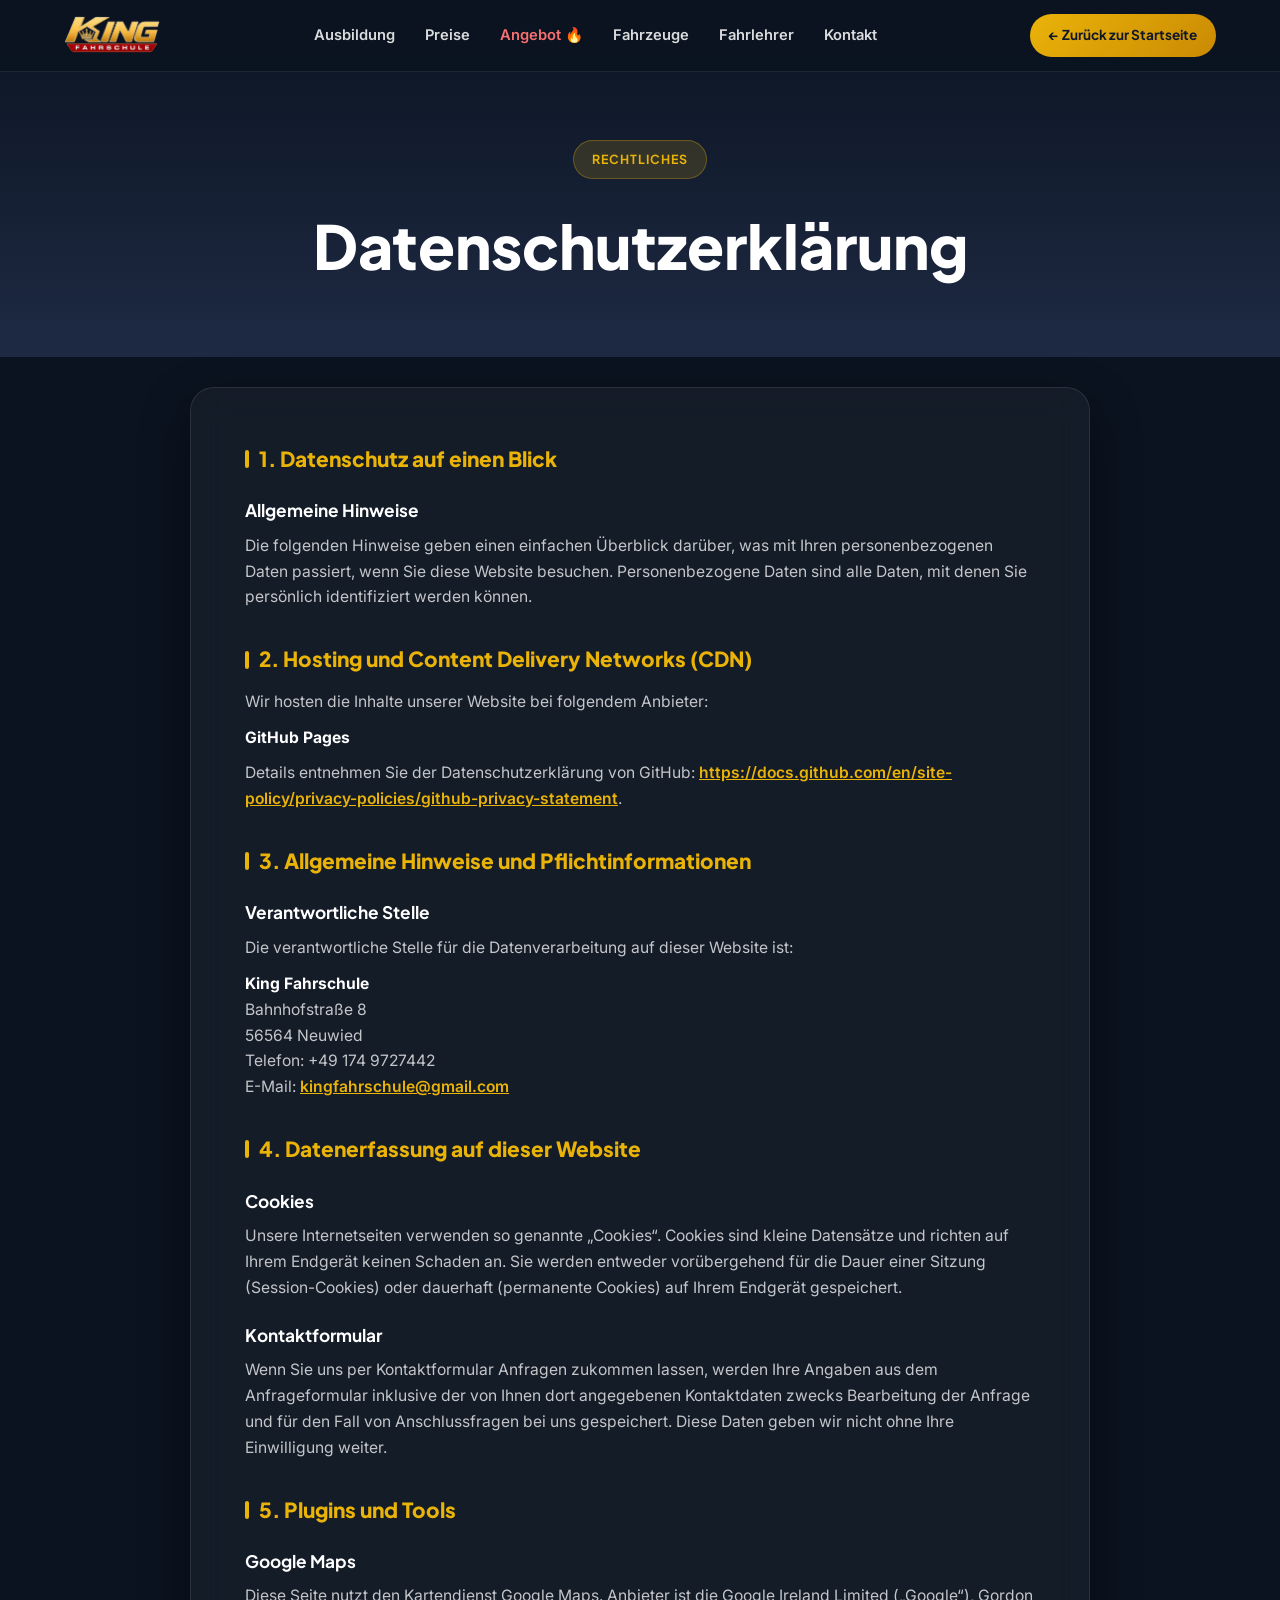
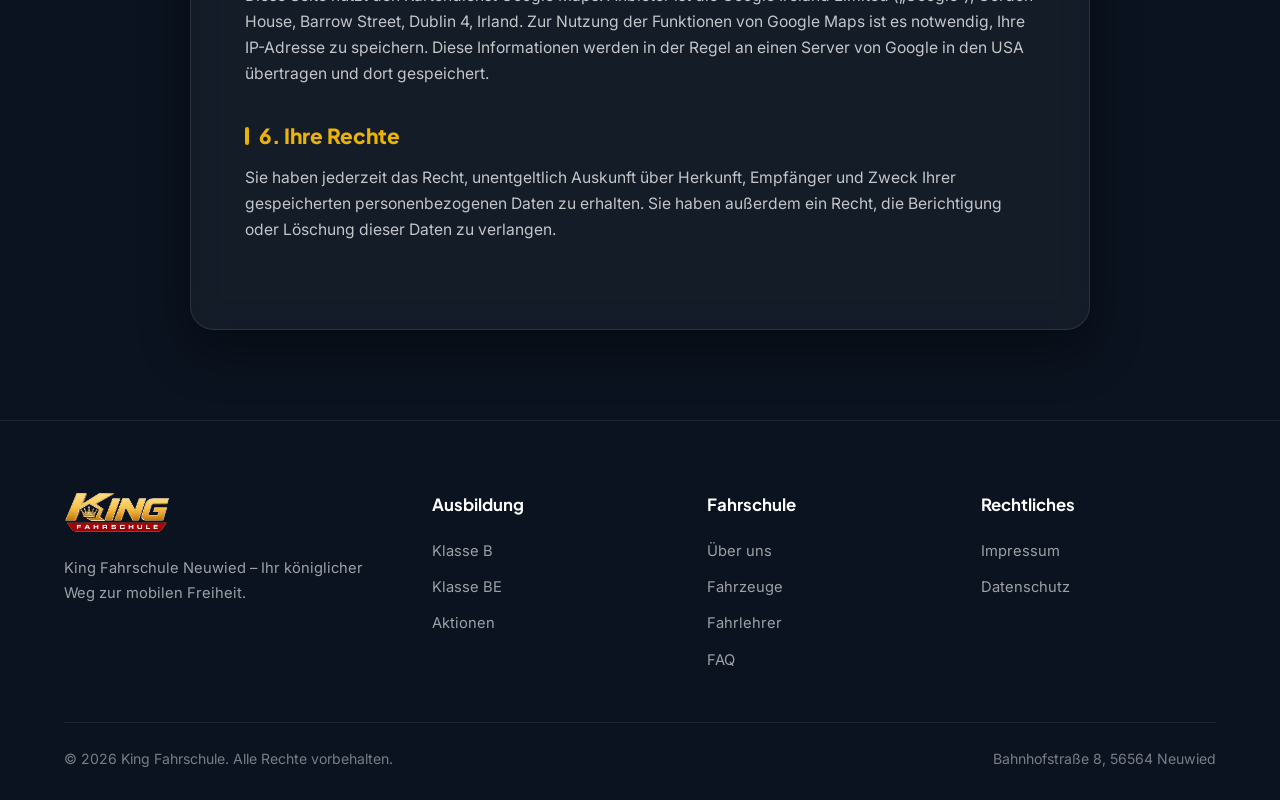
<file: datenschutz.html>
<!DOCTYPE html>
<html lang="de">

<head>
    <meta charset="UTF-8">
    <meta name="viewport" content="width=device-width, initial-scale=1.0">
    <title>Datenschutzerklärung – King Fahrschule Neuwied</title>
    <meta name="description" content="Datenschutzerklärung der King Fahrschule in Neuwied. Informationen zur Verarbeitung Ihrer personenbezogenen Daten.">
    <meta name="robots" content="index,follow">
    <link rel="icon" type="image/png" href="./src/images/logo_cercle.jpeg" sizes="32x32">
    <meta name="theme-color" content="#0B1320">

    <!-- Google Fonts -->
    <link rel="preconnect" href="https://fonts.googleapis.com">
    <link rel="preconnect" href="https://fonts.gstatic.com" crossorigin>
    <link href="https://fonts.googleapis.com/css2?family=Inter:wght@400;500;600;700&family=Plus+Jakarta+Sans:wght@400;500;600;700;800&display=swap" rel="stylesheet">

    <style>
        *,
        *::before,
        *::after {
            box-sizing: border-box;
            margin: 0;
            padding: 0
        }

        html {
            scroll-behavior: smooth;
            -webkit-text-size-adjust: 100%
        }

        body {
            font-family: 'Inter', sans-serif;
            background: #0B1320;
            color: #FFFFFF;
            line-height: 1.65;
            overflow-x: hidden;
            -webkit-font-smoothing: antialiased;
            min-height: 100vh;
            display: flex;
            flex-direction: column;
        }

        a {
            text-decoration: none;
            color: inherit
        }

        ul {
            list-style: none
        }

        :root {
            --bg: #0B1320;
            --surface-dark: #1E2A44;
            --ink: #FFFFFF;
            --ink-muted: rgba(255, 255, 255, 0.75);
            --line: rgba(255, 255, 255, 0.12);
            --gold: #EAB308;
            --gold-2: #CA8A04;
            --gold-soft: rgba(234, 179, 8, 0.15);
            --r-xl: 24px;
        }

        .container {
            max-width: 1200px;
            margin: 0 auto;
            padding: 0 24px
        }

        /* HEADER / NAV */
        #nav {
            position: fixed;
            top: 0;
            left: 0;
            right: 0;
            z-index: 1000;
            padding: 14px 0;
            background: rgba(11, 19, 32, .95);
            backdrop-filter: blur(18px);
            -webkit-backdrop-filter: blur(18px);
            border-bottom: 1px solid rgba(255, 255, 255, .08);
        }

        .nav-inner {
            display: flex;
            align-items: center;
            justify-content: space-between;
            gap: 20px
        }

        .logo {
            display: flex;
            align-items: center;
            gap: 12px;
        }

        .logo img {
            height: 40px;
            width: auto;
            border-radius: 6px;
        }

        .nav-links {
            display: flex;
            align-items: center;
            gap: 30px
        }

        .nav-links a {
            font-size: .92rem;
            font-weight: 600;
            color: rgba(255, 255, 255, .85);
            transition: color .2s;
        }

        .nav-links a:hover {
            color: var(--gold)
        }

        .nav-right {
            display: flex;
            align-items: center;
            gap: 16px
        }

        .btn-primary {
            display: inline-flex;
            align-items: center;
            justify-content: center;
            gap: .6em;
            padding: .75em 1.4em;
            border-radius: 999px;
            font-family: 'Plus Jakarta Sans', sans-serif;
            font-weight: 700;
            font-size: .85rem;
            background: linear-gradient(135deg, #EAB308, #CA8A04);
            color: #0F172A;
            transition: all .3s ease;
        }

        .btn-primary:hover {
            transform: translateY(-2px);
            box-shadow: 0 10px 24px rgba(202, 138, 4, .4)
        }

        /* HERO HEADER */
        .page-hero {
            background: linear-gradient(180deg, #0B1320 0%, #1E2A44 100%);
            color: #fff;
            padding-top: 140px;
            padding-bottom: 50px;
            text-align: center;
        }

        .badge {
            display: inline-flex;
            align-items: center;
            gap: 8px;
            padding: 8px 18px;
            border-radius: 999px;
            font-size: .78rem;
            font-weight: 700;
            letter-spacing: .08em;
            text-transform: uppercase;
            font-family: 'Plus Jakarta Sans', sans-serif;
            background: var(--gold-soft);
            color: var(--gold);
            border: 1px solid rgba(234, 179, 8, 0.3);
            margin-bottom: 16px;
        }

        .page-hero h1 {
            font-family: 'Plus Jakarta Sans', sans-serif;
            font-size: clamp(2.4rem, 5vw, 3.8rem);
            font-weight: 800;
            color: #fff;
            margin-bottom: 12px;
        }

        /* MAIN CONTENT */
        main {
            flex: 1;
            padding: 30px 0 90px;
            background: #0B1320;
        }

        .legal-card {
            max-width: 900px;
            margin: 0 auto;
            background: rgba(255, 255, 255, 0.04);
            backdrop-filter: blur(16px);
            -webkit-backdrop-filter: blur(16px);
            border-radius: var(--r-xl);
            padding: clamp(30px, 5vw, 54px);
            box-shadow: 0 20px 50px rgba(0, 0, 0, 0.4);
            border: 1px solid rgba(255, 255, 255, 0.1);
        }

        .legal-section {
            margin-bottom: 32px;
        }

        .legal-section h2 {
            font-family: 'Plus Jakarta Sans', sans-serif;
            font-size: 1.3rem;
            font-weight: 800;
            color: var(--gold);
            margin-bottom: 12px;
            display: flex;
            align-items: center;
            gap: 10px;
        }

        .legal-section h2::before {
            content: '';
            width: 4px;
            height: 18px;
            background: var(--gold);
            border-radius: 2px;
        }

        .legal-section h3 {
            font-family: 'Plus Jakarta Sans', sans-serif;
            font-size: 1.08rem;
            font-weight: 700;
            color: #FFFFFF;
            margin-top: 20px;
            margin-bottom: 8px;
        }

        .legal-section p {
            color: var(--ink-muted);
            font-size: 0.98rem;
            line-height: 1.65;
            margin-bottom: 10px;
        }

        .legal-section a {
            color: var(--gold);
            font-weight: 600;
            text-decoration: underline;
        }

        .legal-section a:hover {
            color: #fff;
        }

        hr {
            border: 0;
            height: 1px;
            background: rgba(255, 255, 255, 0.12);
            margin: 36px 0;
        }

        /* FOOTER */
        footer {
            background: #0B1320;
            color: rgba(255, 255, 255, .65);
            padding: 70px 0 30px;
            border-top: 1px solid rgba(255, 255, 255, .08);
        }

        .foot-grid {
            display: grid;
            grid-template-columns: 1.4fr repeat(3, 1fr);
            gap: 40px;
            margin-bottom: 50px
        }

        .foot-brand img {
            height: 44px;
        }

        .foot-brand p {
            color: rgba(255, 255, 255, .6);
            font-size: .92rem;
            margin-top: 14px;
        }

        .foot-col h4 {
            color: #fff;
            margin-bottom: 18px;
            font-size: 1.05rem;
            font-family: 'Plus Jakarta Sans', sans-serif;
            font-weight: 700;
        }

        .foot-col ul {
            display: flex;
            flex-direction: column;
            gap: 10px;
        }

        .foot-col a {
            font-size: .92rem;
            color: rgba(255, 255, 255, .6);
            transition: color .2s;
        }

        .foot-col a:hover {
            color: var(--gold);
        }

        .foot-bottom {
            border-top: 1px solid rgba(255, 255, 255, .08);
            padding-top: 24px;
            display: flex;
            justify-content: space-between;
            flex-wrap: wrap;
            gap: 12px;
            font-size: .88rem;
            color: rgba(255, 255, 255, .45);
        }

        @media (max-width: 980px) {
            .nav-links {
                display: none;
            }

            .foot-grid {
                grid-template-columns: 1fr 1fr;
                gap: 30px;
            }
        }

        @media (max-width: 640px) {
            .foot-grid {
                grid-template-columns: 1fr;
            }

            .foot-bottom {
                flex-direction: column;
                text-align: center;
            }
        }
    </style>
</head>

<body>
    <!-- HEADER -->
    <header id="nav">
        <div class="container nav-inner">
            <a href="index.html" class="logo">
                <img src="./src/images/logo.png" alt="King Fahrschule Logo">
            </a>
            <nav class="nav-links" aria-label="Navigation">
                <a href="index.html#ausbildung">Ausbildung</a>
                <a href="index.html#preise">Preise</a>
                <a href="index.html#angebot" style="color: #F87171;">Angebot 🔥</a>
                <a href="index.html#fahrzeuge">Fahrzeuge</a>
                <a href="index.html#team">Fahrlehrer</a>
                <a href="index.html#kontakt">Kontakt</a>
            </nav>
            <div class="nav-right">
                <a href="index.html" class="btn-primary">← Zurück zur Startseite</a>
            </div>
        </div>
    </header>

    <!-- PAGE HERO -->
    <section class="page-hero">
        <div class="container">
            <span class="badge">Rechtliches</span>
            <h1>Datenschutzerklärung</h1>
        </div>
    </section>

    <!-- CONTENT -->
    <main>
        <div class="container">
            <div class="legal-card">

                <div class="legal-section">
                    <h2>1. Datenschutz auf einen Blick</h2>
                    <h3>Allgemeine Hinweise</h3>
                    <p>Die folgenden Hinweise geben einen einfachen Überblick darüber, was mit Ihren personenbezogenen Daten passiert, wenn Sie diese Website besuchen. Personenbezogene Daten sind alle Daten, mit denen Sie persönlich identifiziert werden können.</p>
                </div>

                <div class="legal-section">
                    <h2>2. Hosting und Content Delivery Networks (CDN)</h2>
                    <p>Wir hosten die Inhalte unserer Website bei folgendem Anbieter:</p>
                    <p><strong style="color: #fff;">GitHub Pages</strong></p>
                    <p>Details entnehmen Sie der Datenschutzerklärung von GitHub: <a href="https://docs.github.com/en/site-policy/privacy-policies/github-privacy-statement" target="_blank" rel="noopener">https://docs.github.com/en/site-policy/privacy-policies/github-privacy-statement</a>.</p>
                </div>

                <div class="legal-section">
                    <h2>3. Allgemeine Hinweise und Pflichtinformationen</h2>
                    <h3>Verantwortliche Stelle</h3>
                    <p>Die verantwortliche Stelle für die Datenverarbeitung auf dieser Website ist:</p>
                    <p style="margin-top: 8px;"><strong style="color: #fff;">King Fahrschule</strong><br>
                    Bahnhofstraße 8<br>
                    56564 Neuwied<br>
                    Telefon: +49 174 9727442<br>
                    E-Mail: <a href="mailto:kingfahrschule@gmail.com">kingfahrschule@gmail.com</a></p>
                </div>

                <div class="legal-section">
                    <h2>4. Datenerfassung auf dieser Website</h2>
                    <h3>Cookies</h3>
                    <p>Unsere Internetseiten verwenden so genannte „Cookies“. Cookies sind kleine Datensätze und richten auf Ihrem Endgerät keinen Schaden an. Sie werden entweder vorübergehend für die Dauer einer Sitzung (Session-Cookies) oder dauerhaft (permanente Cookies) auf Ihrem Endgerät gespeichert.</p>

                    <h3>Kontaktformular</h3>
                    <p>Wenn Sie uns per Kontaktformular Anfragen zukommen lassen, werden Ihre Angaben aus dem Anfrageformular inklusive der von Ihnen dort angegebenen Kontaktdaten zwecks Bearbeitung der Anfrage und für den Fall von Anschlussfragen bei uns gespeichert. Diese Daten geben wir nicht ohne Ihre Einwilligung weiter.</p>
                </div>

                <div class="legal-section">
                    <h2>5. Plugins und Tools</h2>
                    <h3>Google Maps</h3>
                    <p>Diese Seite nutzt den Kartendienst Google Maps. Anbieter ist die Google Ireland Limited („Google“), Gordon House, Barrow Street, Dublin 4, Irland. Zur Nutzung der Funktionen von Google Maps ist es notwendig, Ihre IP-Adresse zu speichern. Diese Informationen werden in der Regel an einen Server von Google in den USA übertragen und dort gespeichert.</p>
                </div>

                <div class="legal-section">
                    <h2>6. Ihre Rechte</h2>
                    <p>Sie haben jederzeit das Recht, unentgeltlich Auskunft über Herkunft, Empfänger und Zweck Ihrer gespeicherten personenbezogenen Daten zu erhalten. Sie haben außerdem ein Recht, die Berichtigung oder Löschung dieser Daten zu verlangen.</p>
                </div>

            </div>
        </div>
    </main>

    <!-- FOOTER -->
    <footer>
        <div class="container">
            <div class="foot-grid">
                <div class="foot-brand">
                    <img src="./src/images/logo.png" alt="King Fahrschule Logo">
                    <p>King Fahrschule Neuwied – Ihr königlicher Weg zur mobilen Freiheit.</p>
                </div>
                <div class="foot-col">
                    <h4>Ausbildung</h4>
                    <ul>
                        <li><a href="index.html#preise">Klasse B</a></li>
                        <li><a href="index.html#preise">Klasse BE</a></li>
                        <li><a href="index.html#angebot">Aktionen</a></li>
                    </ul>
                </div>
                <div class="foot-col">
                    <h4>Fahrschule</h4>
                    <ul>
                        <li><a href="index.html#ueber">Über uns</a></li>
                        <li><a href="index.html#fahrzeuge">Fahrzeuge</a></li>
                        <li><a href="index.html#team">Fahrlehrer</a></li>
                        <li><a href="index.html#faq">FAQ</a></li>
                    </ul>
                </div>
                <div class="foot-col">
                    <h4>Rechtliches</h4>
                    <ul>
                        <li><a href="impressum.html">Impressum</a></li>
                        <li><a href="datenschutz.html">Datenschutz</a></li>
                    </ul>
                </div>
            </div>
            <div class="foot-bottom">
                <div>© 2026 King Fahrschule. Alle Rechte vorbehalten.</div>
                <div>Bahnhofstraße 8, 56564 Neuwied</div>
            </div>
        </div>
    </footer>
</body>

</html>
</file>
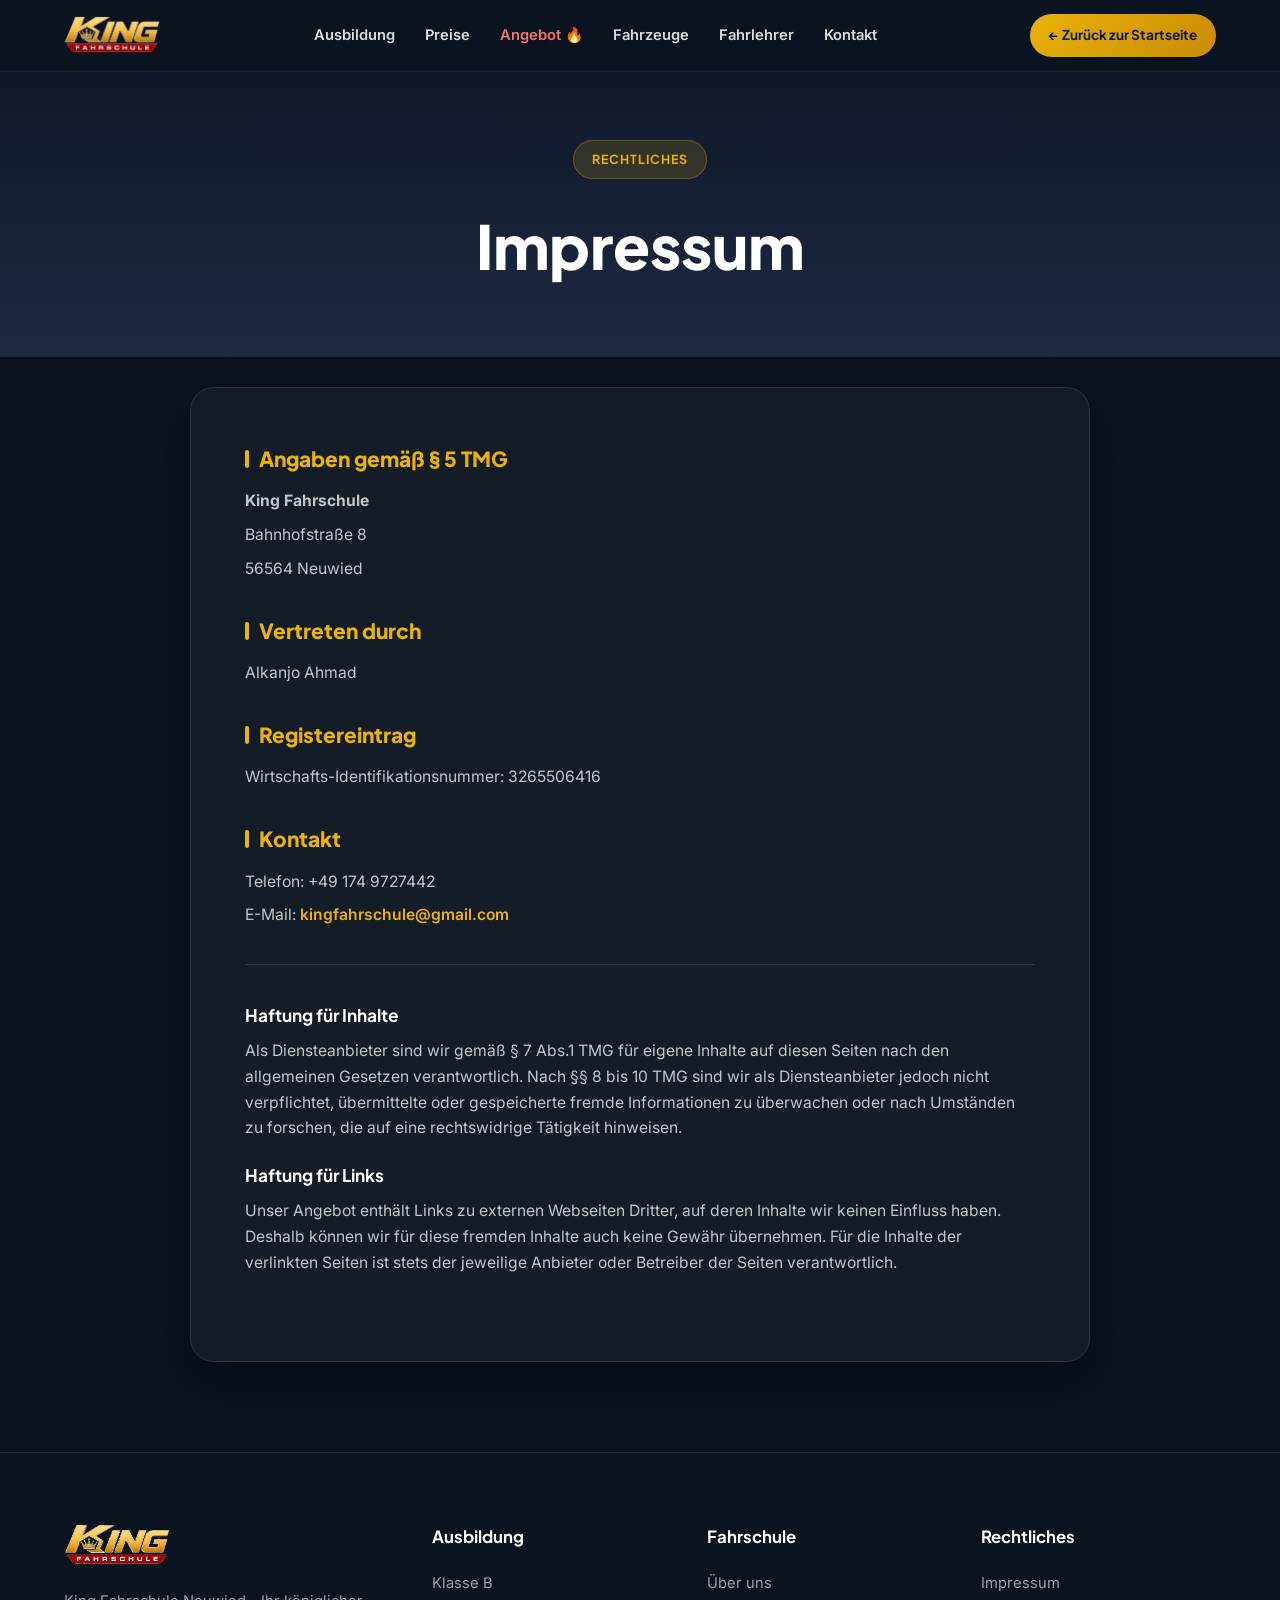
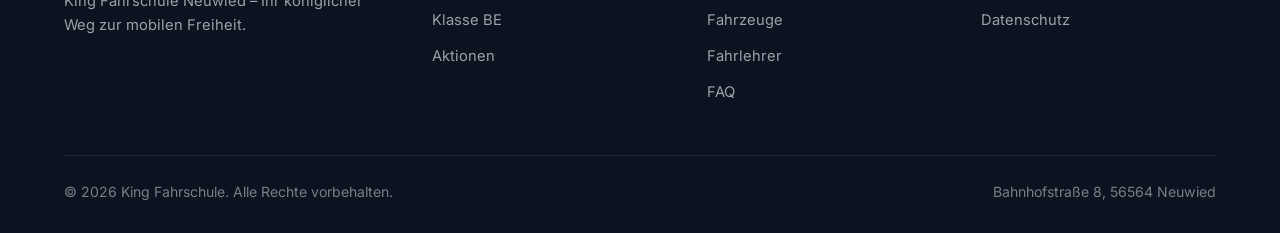
<file: impressum.html>
<!DOCTYPE html>
<html lang="de">

<head>
    <meta charset="UTF-8">
    <meta name="viewport" content="width=device-width, initial-scale=1.0">
    <title>Impressum – King Fahrschule Neuwied</title>
    <meta name="description" content="Impressum der King Fahrschule in Neuwied. Rechtliche Hinweise und Kontaktinformationen.">
    <meta name="robots" content="index,follow">
    <link rel="icon" type="image/png" href="./src/images/logo_cercle.jpeg" sizes="32x32">
    <meta name="theme-color" content="#0B1320">

    <!-- Google Fonts -->
    <link rel="preconnect" href="https://fonts.googleapis.com">
    <link rel="preconnect" href="https://fonts.gstatic.com" crossorigin>
    <link href="https://fonts.googleapis.com/css2?family=Inter:wght@400;500;600;700&family=Plus+Jakarta+Sans:wght@400;500;600;700;800&display=swap" rel="stylesheet">

    <style>
        *,
        *::before,
        *::after {
            box-sizing: border-box;
            margin: 0;
            padding: 0
        }

        html {
            scroll-behavior: smooth;
            -webkit-text-size-adjust: 100%
        }

        body {
            font-family: 'Inter', sans-serif;
            background: #0B1320;
            color: #FFFFFF;
            line-height: 1.65;
            overflow-x: hidden;
            -webkit-font-smoothing: antialiased;
            min-height: 100vh;
            display: flex;
            flex-direction: column;
        }

        a {
            text-decoration: none;
            color: inherit
        }

        ul {
            list-style: none
        }

        :root {
            --bg: #0B1320;
            --surface-dark: #1E2A44;
            --ink: #FFFFFF;
            --ink-muted: rgba(255, 255, 255, 0.75);
            --line: rgba(255, 255, 255, 0.12);
            --gold: #EAB308;
            --gold-2: #CA8A04;
            --gold-soft: rgba(234, 179, 8, 0.15);
            --r-xl: 24px;
        }

        .container {
            max-width: 1200px;
            margin: 0 auto;
            padding: 0 24px
        }

        /* HEADER / NAV */
        #nav {
            position: fixed;
            top: 0;
            left: 0;
            right: 0;
            z-index: 1000;
            padding: 14px 0;
            background: rgba(11, 19, 32, .95);
            backdrop-filter: blur(18px);
            -webkit-backdrop-filter: blur(18px);
            border-bottom: 1px solid rgba(255, 255, 255, .08);
        }

        .nav-inner {
            display: flex;
            align-items: center;
            justify-content: space-between;
            gap: 20px
        }

        .logo {
            display: flex;
            align-items: center;
            gap: 12px;
        }

        .logo img {
            height: 40px;
            width: auto;
            border-radius: 6px;
        }

        .nav-links {
            display: flex;
            align-items: center;
            gap: 30px
        }

        .nav-links a {
            font-size: .92rem;
            font-weight: 600;
            color: rgba(255, 255, 255, .85);
            transition: color .2s;
        }

        .nav-links a:hover {
            color: var(--gold)
        }

        .nav-right {
            display: flex;
            align-items: center;
            gap: 16px
        }

        .btn-primary {
            display: inline-flex;
            align-items: center;
            justify-content: center;
            gap: .6em;
            padding: .75em 1.4em;
            border-radius: 999px;
            font-family: 'Plus Jakarta Sans', sans-serif;
            font-weight: 700;
            font-size: .85rem;
            background: linear-gradient(135deg, #EAB308, #CA8A04);
            color: #0F172A;
            transition: all .3s ease;
        }

        .btn-primary:hover {
            transform: translateY(-2px);
            box-shadow: 0 10px 24px rgba(202, 138, 4, .4)
        }

        /* HERO HEADER */
        .page-hero {
            background: linear-gradient(180deg, #0B1320 0%, #1E2A44 100%);
            color: #fff;
            padding-top: 140px;
            padding-bottom: 50px;
            text-align: center;
        }

        .badge {
            display: inline-flex;
            align-items: center;
            gap: 8px;
            padding: 8px 18px;
            border-radius: 999px;
            font-size: .78rem;
            font-weight: 700;
            letter-spacing: .08em;
            text-transform: uppercase;
            font-family: 'Plus Jakarta Sans', sans-serif;
            background: var(--gold-soft);
            color: var(--gold);
            border: 1px solid rgba(234, 179, 8, 0.3);
            margin-bottom: 16px;
        }

        .page-hero h1 {
            font-family: 'Plus Jakarta Sans', sans-serif;
            font-size: clamp(2.4rem, 5vw, 3.8rem);
            font-weight: 800;
            color: #fff;
            margin-bottom: 12px;
        }

        /* MAIN CONTENT */
        main {
            flex: 1;
            padding: 30px 0 90px;
            background: #0B1320;
        }

        .legal-card {
            max-width: 900px;
            margin: 0 auto;
            background: rgba(255, 255, 255, 0.04);
            backdrop-filter: blur(16px);
            -webkit-backdrop-filter: blur(16px);
            border-radius: var(--r-xl);
            padding: clamp(30px, 5vw, 54px);
            box-shadow: 0 20px 50px rgba(0, 0, 0, 0.4);
            border: 1px solid rgba(255, 255, 255, 0.1);
        }

        .legal-section {
            margin-bottom: 32px;
        }

        .legal-section h2 {
            font-family: 'Plus Jakarta Sans', sans-serif;
            font-size: 1.3rem;
            font-weight: 800;
            color: var(--gold);
            margin-bottom: 12px;
            display: flex;
            align-items: center;
            gap: 10px;
        }

        .legal-section h2::before {
            content: '';
            width: 4px;
            height: 18px;
            background: var(--gold);
            border-radius: 2px;
        }

        .legal-section h3 {
            font-family: 'Plus Jakarta Sans', sans-serif;
            font-size: 1.08rem;
            font-weight: 700;
            color: #FFFFFF;
            margin-top: 20px;
            margin-bottom: 8px;
        }

        .legal-section p {
            color: var(--ink-muted);
            font-size: 0.98rem;
            line-height: 1.65;
            margin-bottom: 8px;
        }

        .legal-section a {
            color: var(--gold);
            font-weight: 600;
        }

        .legal-section a:hover {
            text-decoration: underline;
        }

        hr {
            border: 0;
            height: 1px;
            background: rgba(255, 255, 255, 0.12);
            margin: 36px 0;
        }

        /* FOOTER */
        footer {
            background: #0B1320;
            color: rgba(255, 255, 255, .65);
            padding: 70px 0 30px;
            border-top: 1px solid rgba(255, 255, 255, .08);
        }

        .foot-grid {
            display: grid;
            grid-template-columns: 1.4fr repeat(3, 1fr);
            gap: 40px;
            margin-bottom: 50px
        }

        .foot-brand img {
            height: 44px;
        }

        .foot-brand p {
            color: rgba(255, 255, 255, .6);
            font-size: .92rem;
            margin-top: 14px;
        }

        .foot-col h4 {
            color: #fff;
            margin-bottom: 18px;
            font-size: 1.05rem;
            font-family: 'Plus Jakarta Sans', sans-serif;
            font-weight: 700;
        }

        .foot-col ul {
            display: flex;
            flex-direction: column;
            gap: 10px;
        }

        .foot-col a {
            font-size: .92rem;
            color: rgba(255, 255, 255, .6);
            transition: color .2s;
        }

        .foot-col a:hover {
            color: var(--gold);
        }

        .foot-bottom {
            border-top: 1px solid rgba(255, 255, 255, .08);
            padding-top: 24px;
            display: flex;
            justify-content: space-between;
            flex-wrap: wrap;
            gap: 12px;
            font-size: .88rem;
            color: rgba(255, 255, 255, .45);
        }

        @media (max-width: 980px) {
            .nav-links {
                display: none;
            }

            .foot-grid {
                grid-template-columns: 1fr 1fr;
                gap: 30px;
            }
        }

        @media (max-width: 640px) {
            .foot-grid {
                grid-template-columns: 1fr;
            }

            .foot-bottom {
                flex-direction: column;
                text-align: center;
            }
        }
    </style>
</head>

<body>
    <!-- HEADER -->
    <header id="nav">
        <div class="container nav-inner">
            <a href="index.html" class="logo">
                <img src="./src/images/logo.png" alt="King Fahrschule Logo">
            </a>
            <nav class="nav-links" aria-label="Navigation">
                <a href="index.html#ausbildung">Ausbildung</a>
                <a href="index.html#preise">Preise</a>
                <a href="index.html#angebot" style="color: #F87171;">Angebot 🔥</a>
                <a href="index.html#fahrzeuge">Fahrzeuge</a>
                <a href="index.html#team">Fahrlehrer</a>
                <a href="index.html#kontakt">Kontakt</a>
            </nav>
            <div class="nav-right">
                <a href="index.html" class="btn-primary">← Zurück zur Startseite</a>
            </div>
        </div>
    </header>

    <!-- PAGE HERO -->
    <section class="page-hero">
        <div class="container">
            <span class="badge">Rechtliches</span>
            <h1>Impressum</h1>
        </div>
    </section>

    <!-- CONTENT -->
    <main>
        <div class="container">
            <div class="legal-card">

                <div class="legal-section">
                    <h2>Angaben gemäß § 5 TMG</h2>
                    <p><strong>King Fahrschule</strong></p>
                    <p>Bahnhofstraße 8</p>
                    <p>56564 Neuwied</p>
                </div>

                <div class="legal-section">
                    <h2>Vertreten durch</h2>
                    <p>Alkanjo Ahmad</p>
                </div>

                <div class="legal-section">
                    <h2>Registereintrag</h2>
                    <p>Wirtschafts-Identifikationsnummer: 3265506416</p>
                </div>

                <div class="legal-section">
                    <h2>Kontakt</h2>
                    <p>Telefon: +49 174 9727442</p>
                    <p>E-Mail: <a href="mailto:kingfahrschule@gmail.com">kingfahrschule@gmail.com</a></p>
                </div>

                <hr>

                <div class="legal-section">
                    <h3>Haftung für Inhalte</h3>
                    <p>Als Diensteanbieter sind wir gemäß § 7 Abs.1 TMG für eigene Inhalte auf diesen Seiten nach den allgemeinen Gesetzen verantwortlich. Nach §§ 8 bis 10 TMG sind wir als Diensteanbieter jedoch nicht verpflichtet, übermittelte oder gespeicherte fremde Informationen zu überwachen oder nach Umständen zu forschen, die auf eine rechtswidrige Tätigkeit hinweisen.</p>

                    <h3>Haftung für Links</h3>
                    <p>Unser Angebot enthält Links zu externen Webseiten Dritter, auf deren Inhalte wir keinen Einfluss haben. Deshalb können wir für diese fremden Inhalte auch keine Gewähr übernehmen. Für die Inhalte der verlinkten Seiten ist stets der jeweilige Anbieter oder Betreiber der Seiten verantwortlich.</p>
                </div>

            </div>
        </div>
    </main>

    <!-- FOOTER -->
    <footer>
        <div class="container">
            <div class="foot-grid">
                <div class="foot-brand">
                    <img src="./src/images/logo.png" alt="King Fahrschule Logo">
                    <p>King Fahrschule Neuwied – Ihr königlicher Weg zur mobilen Freiheit.</p>
                </div>
                <div class="foot-col">
                    <h4>Ausbildung</h4>
                    <ul>
                        <li><a href="index.html#preise">Klasse B</a></li>
                        <li><a href="index.html#preise">Klasse BE</a></li>
                        <li><a href="index.html#angebot">Aktionen</a></li>
                    </ul>
                </div>
                <div class="foot-col">
                    <h4>Fahrschule</h4>
                    <ul>
                        <li><a href="index.html#ueber">Über uns</a></li>
                        <li><a href="index.html#fahrzeuge">Fahrzeuge</a></li>
                        <li><a href="index.html#team">Fahrlehrer</a></li>
                        <li><a href="index.html#faq">FAQ</a></li>
                    </ul>
                </div>
                <div class="foot-col">
                    <h4>Rechtliches</h4>
                    <ul>
                        <li><a href="impressum.html">Impressum</a></li>
                        <li><a href="datenschutz.html">Datenschutz</a></li>
                    </ul>
                </div>
            </div>
            <div class="foot-bottom">
                <div>© 2026 King Fahrschule. Alle Rechte vorbehalten.</div>
                <div>Bahnhofstraße 8, 56564 Neuwied</div>
            </div>
        </div>
    </footer>
</body>

</html>
</file>
